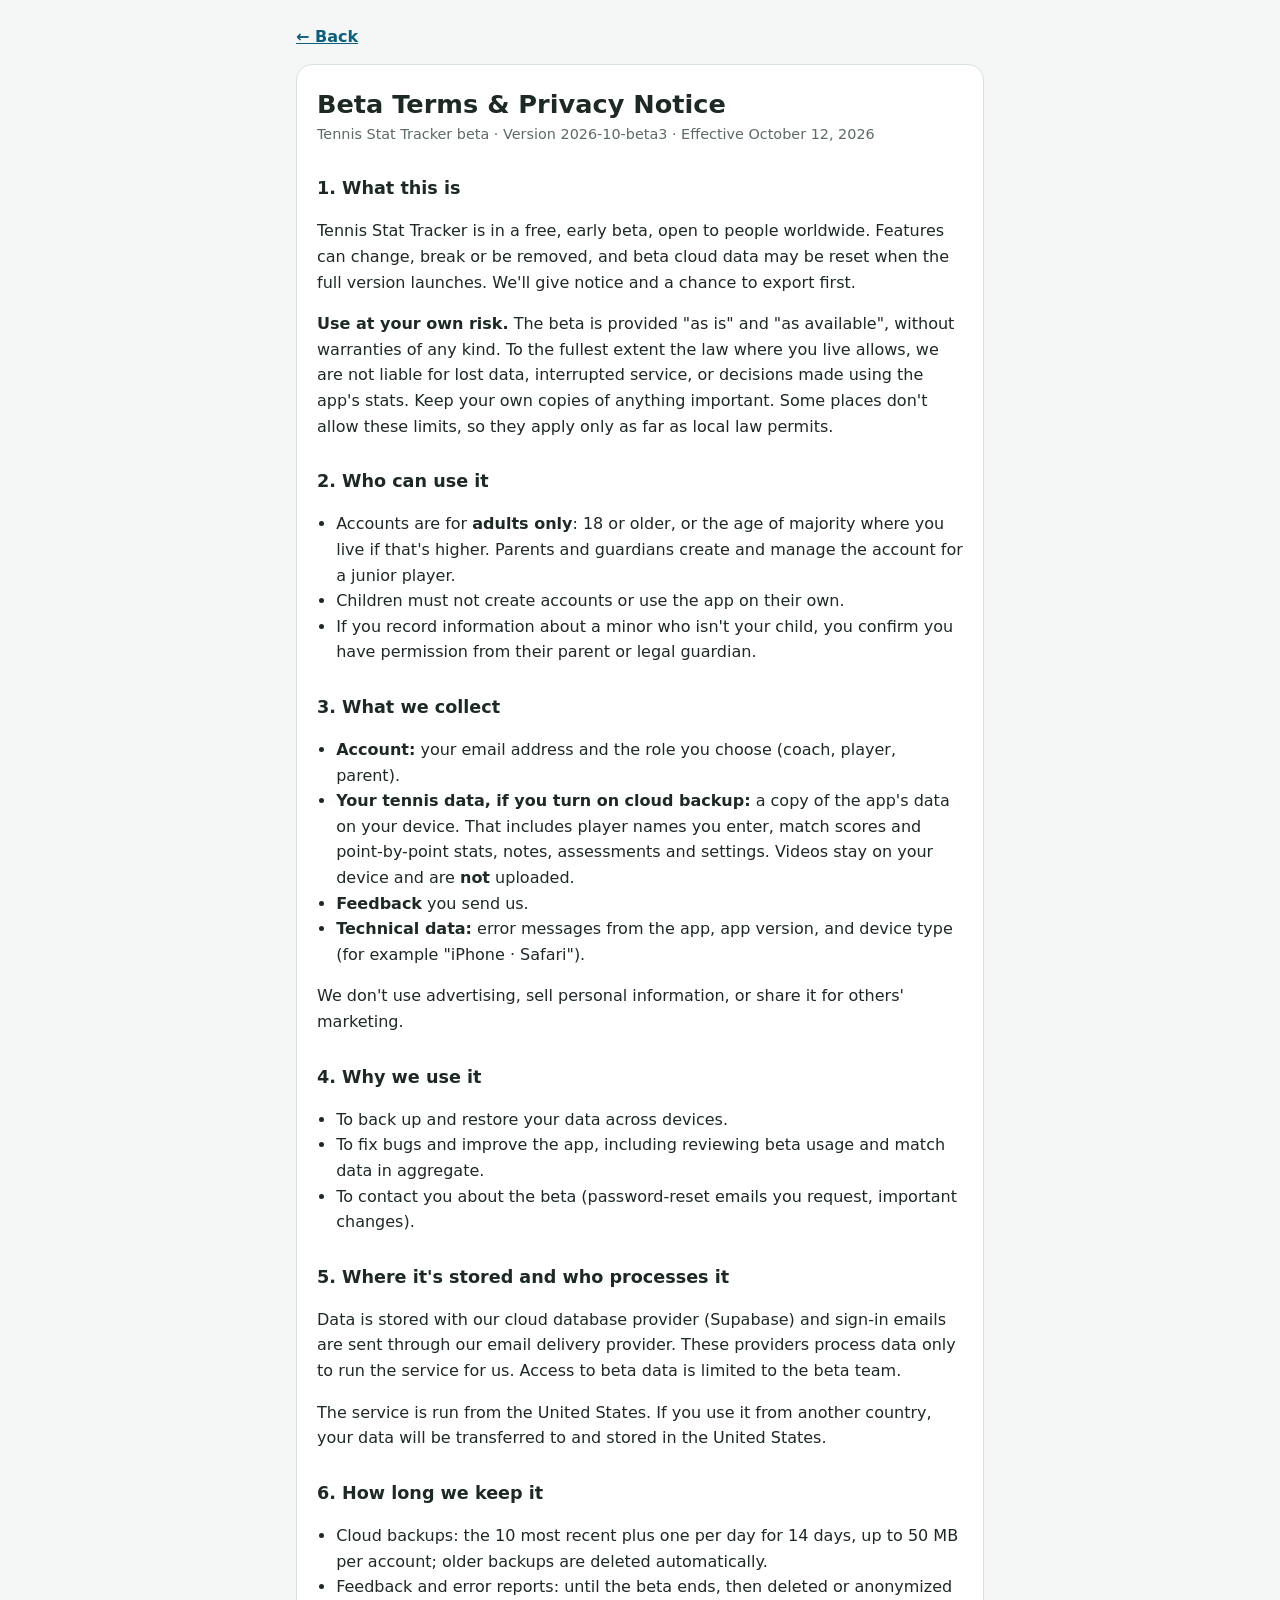
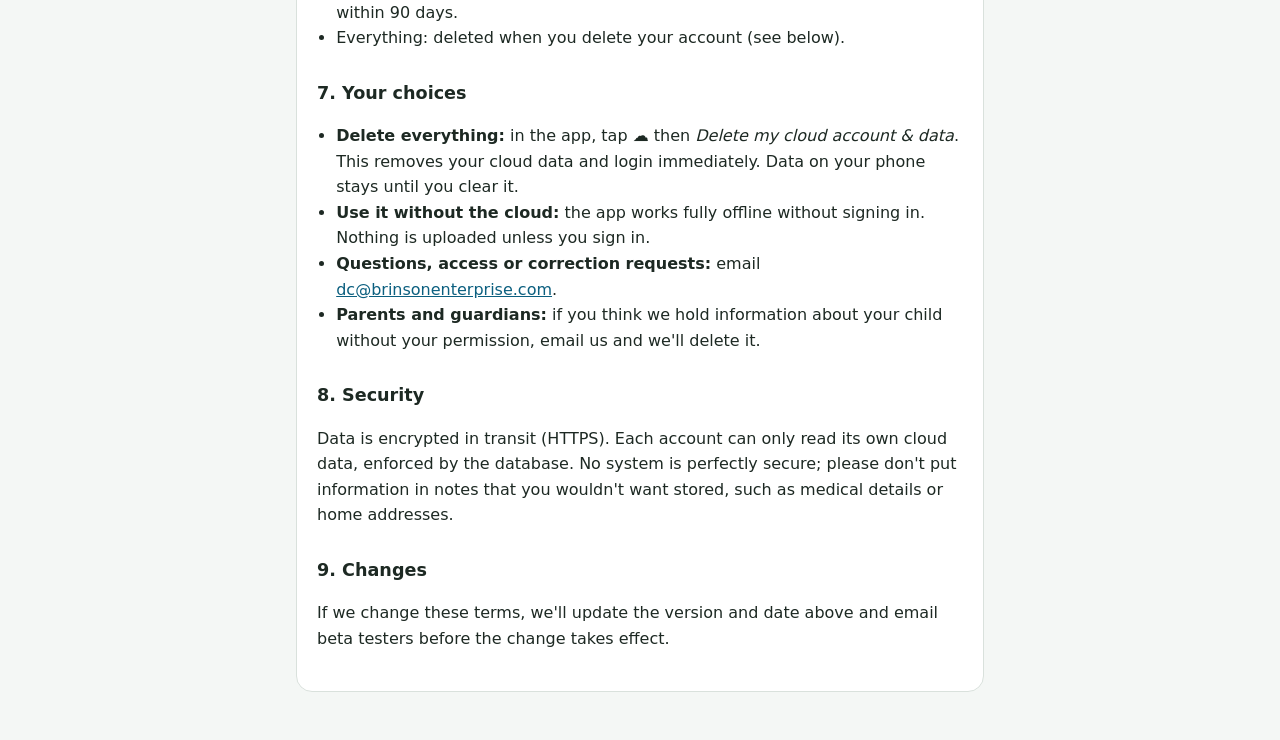
<file: privacy.html>
<!doctype html>
<html lang="en">
<head>
  <meta charset="utf-8" />
  <meta name="viewport" content="width=device-width, initial-scale=1, viewport-fit=cover" />
  <meta name="theme-color" content="#0b8f3c" />
  <title>Beta Terms &amp; Privacy</title>
  <link rel="icon" href="icons/icon-192.png" />
  <style>
    :root { --green: #0b8f3c; --ink: #1d2923; --muted: #5c6b63; --line: #d9e1dc; --bg: #f4f7f5; }
    * { box-sizing: border-box; }
    body { margin: 0; color: var(--ink); background: var(--bg); line-height: 1.6;
      font-family: Inter, ui-sans-serif, system-ui, -apple-system, BlinkMacSystemFont, "Segoe UI", sans-serif; }
    main { max-width: 720px; margin: 0 auto; padding: 24px 16px 48px; }
    article { background: #fff; border: 1px solid var(--line); border-radius: 16px; padding: 24px 20px; }
    h1 { margin: 0 0 4px; font-size: 1.6rem; line-height: 1.2; }
    h2 { margin: 28px 0 8px; font-size: 1.1rem; }
    .meta { color: var(--muted); font-size: .9rem; margin: 0 0 16px; }
    ul { padding-left: 1.2rem; }
    a { color: #0b5f7f; }
    .back { display: inline-block; margin-bottom: 14px; font-weight: 700; }
  </style>
</head>
<body>
  <main>
    <a class="back" href="welcome.html">← Back</a>
    <article>
      <h1>Beta Terms &amp; Privacy Notice</h1>
      <p class="meta">Tennis Stat Tracker beta · Version 2026-10-beta3 · Effective October 12, 2026</p>

      <h2>1. What this is</h2>
      <p>Tennis Stat Tracker is in a free, early beta, open to people worldwide. Features can change, break or be removed, and beta cloud data may be reset when the full version launches. We'll give notice and a chance to export first.</p>
      <p><strong>Use at your own risk.</strong> The beta is provided "as is" and "as available", without warranties of any kind. To the fullest extent the law where you live allows, we are not liable for lost data, interrupted service, or decisions made using the app's stats. Keep your own copies of anything important. Some places don't allow these limits, so they apply only as far as local law permits.</p>

      <h2>2. Who can use it</h2>
      <ul>
        <li>Accounts are for <strong>adults only</strong>: 18 or older, or the age of majority where you live if that's higher. Parents and guardians create and manage the account for a junior player.</li>
        <li>Children must not create accounts or use the app on their own.</li>
        <li>If you record information about a minor who isn't your child, you confirm you have permission from their parent or legal guardian.</li>
      </ul>

      <h2>3. What we collect</h2>
      <ul>
        <li><strong>Account:</strong> your email address and the role you choose (coach, player, parent).</li>
        <li><strong>Your tennis data, if you turn on cloud backup:</strong> a copy of the app's data on your device. That includes player names you enter, match scores and point-by-point stats, notes, assessments and settings. Videos stay on your device and are <strong>not</strong> uploaded.</li>
        <li><strong>Feedback</strong> you send us.</li>
        <li><strong>Technical data:</strong> error messages from the app, app version, and device type (for example "iPhone · Safari").</li>
      </ul>
      <p>We don't use advertising, sell personal information, or share it for others' marketing.</p>

      <h2>4. Why we use it</h2>
      <ul>
        <li>To back up and restore your data across devices.</li>
        <li>To fix bugs and improve the app, including reviewing beta usage and match data in aggregate.</li>
        <li>To contact you about the beta (password-reset emails you request, important changes).</li>
      </ul>

      <h2>5. Where it's stored and who processes it</h2>
      <p>Data is stored with our cloud database provider (Supabase) and sign-in emails are sent through our email delivery provider. These providers process data only to run the service for us. Access to beta data is limited to the beta team.</p>
      <p>The service is run from the United States. If you use it from another country, your data will be transferred to and stored in the United States.</p>

      <h2>6. How long we keep it</h2>
      <ul>
        <li>Cloud backups: the 10 most recent plus one per day for 14 days, up to 50 MB per account; older backups are deleted automatically.</li>
        <li>Feedback and error reports: until the beta ends, then deleted or anonymized within 90 days.</li>
        <li>Everything: deleted when you delete your account (see below).</li>
      </ul>

      <h2>7. Your choices</h2>
      <ul>
        <li><strong>Delete everything:</strong> in the app, tap ☁ then <em>Delete my cloud account &amp; data</em>. This removes your cloud data and login immediately. Data on your phone stays until you clear it.</li>
        <li><strong>Use it without the cloud:</strong> the app works fully offline without signing in. Nothing is uploaded unless you sign in.</li>
        <li><strong>Questions, access or correction requests:</strong> email <a href="mailto:dc@brinsonenterprise.com">dc@brinsonenterprise.com</a>.</li>
        <li><strong>Parents and guardians:</strong> if you think we hold information about your child without your permission, email us and we'll delete it.</li>
      </ul>

      <h2>8. Security</h2>
      <p>Data is encrypted in transit (HTTPS). Each account can only read its own cloud data, enforced by the database. No system is perfectly secure; please don't put information in notes that you wouldn't want stored, such as medical details or home addresses.</p>

      <h2>9. Changes</h2>
      <p>If we change these terms, we'll update the version and date above and email beta testers before the change takes effect.</p>
    </article>
  </main>
</body>
</html>
</file>
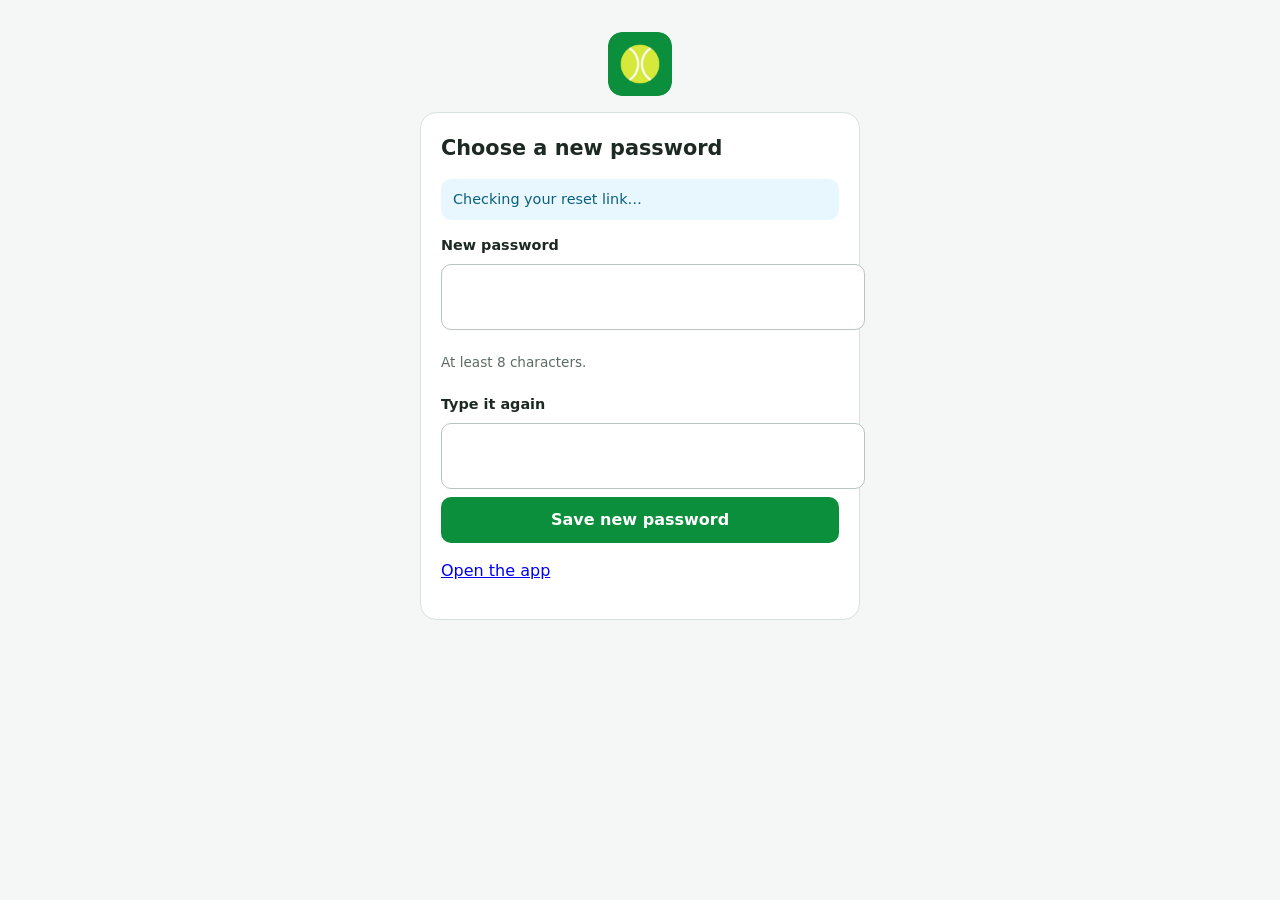
<file: reset.html>
<!doctype html>
<html lang="en">
<head>
  <meta charset="utf-8" />
  <meta name="viewport" content="width=device-width, initial-scale=1, viewport-fit=cover" />
  <meta name="theme-color" content="#0b8f3c" />
  <meta name="robots" content="noindex" />
  <title>Reset Password</title>
  <link rel="icon" href="icons/icon-192.png" />
  <link rel="stylesheet" href="beta-cloud.css" />
  <style>
    body { margin: 0; background: #f4f7f5; color: #1d2923; line-height: 1.5;
      font-family: Inter, ui-sans-serif, system-ui, -apple-system, BlinkMacSystemFont, "Segoe UI", sans-serif; }
    main { max-width: 440px; margin: 0 auto; padding: 32px 16px; }
    .card { background: #fff; border: 1px solid #d9e1dc; border-radius: 16px; padding: 20px; }
    h1 { font-size: 1.3rem; margin: 0 0 12px; }
    img { display: block; margin: 0 auto 16px; border-radius: 14px; }
  </style>
</head>
<body>
  <main>
    <img src="icons/icon-192.png" alt="" width="64" height="64" />
    <div class="card">
      <h1>Choose a new password</h1>
      <p id="status" class="beta-msg beta-msg-info" role="status">Checking your reset link…</p>
      <form id="resetForm" class="beta-form" novalidate hidden>
        <label for="newPassword">New password</label>
        <input id="newPassword" class="beta-input" type="password" autocomplete="new-password" minlength="8" required aria-describedby="pwHelp" />
        <p id="pwHelp" class="beta-help">At least 8 characters.</p>
        <label for="confirmPassword">Type it again</label>
        <input id="confirmPassword" class="beta-input" type="password" autocomplete="new-password" minlength="8" required />
        <button id="saveBtn" type="submit" class="beta-btn beta-btn-primary">Save new password</button>
      </form>
      <p id="done" hidden>Now open the app (from your home-screen icon), tap ☁ and sign in with your new password.</p>
      <p><a href="./">Open the app</a></p>
    </div>
  </main>
  <script src="beta-config.js"></script>
  <script src="vendor/supabase.js"></script>
  <script>
    (() => {
      "use strict";
      const cfg = window.BETA_CONFIG || {};
      const statusEl = document.getElementById("status");
      const form = document.getElementById("resetForm");
      const done = document.getElementById("done");
      const pw = document.getElementById("newPassword");
      const pw2 = document.getElementById("confirmPassword");
      const saveBtn = document.getElementById("saveBtn");
      const setStatus = (kind, text) => { statusEl.className = `beta-msg beta-msg-${kind}`; statusEl.setAttribute("role", kind === "error" ? "alert" : "status"); statusEl.textContent = text; statusEl.hidden = !text; };

      if (!cfg.supabaseUrl || !cfg.supabaseAnonKey || !window.supabase) {
        setStatus("error", "Password reset isn't available in this build.");
        return;
      }
      const hashParams = new URLSearchParams(window.location.hash.slice(1));
      const queryParams = new URLSearchParams(window.location.search);
      const linkError = hashParams.get("error_description") || queryParams.get("error_description");
      const isRecoveryLink = hashParams.get("type") === "recovery" || queryParams.has("code");
      if (linkError) {
        setStatus("error", `This reset link didn't work (${linkError}). Go back to the app, tap ☁ → Sign in → Forgot password, and request a new one.`);
        return;
      }

      const client = window.supabase.createClient(cfg.supabaseUrl, cfg.supabaseAnonKey, {
        auth: { persistSession: true, autoRefreshToken: true, detectSessionInUrl: true, storageKey: "tst-beta-auth" }
      });

      let ready = false;
      const showForm = () => {
        if (ready) return;
        ready = true;
        setStatus("info", "Enter your new password below.");
        form.hidden = false;
        pw.focus();
      };
      client.auth.onAuthStateChange((event, session) => {
        if (event === "PASSWORD_RECOVERY") showForm();
      });
      window.setTimeout(async () => {
        if (ready) return;
        const { data } = await client.auth.getSession();
        if (data.session && isRecoveryLink) showForm();
        else setStatus("error", "This reset link is invalid or has expired. Go back to the app, tap ☁ → Sign in → Forgot password, and request a new one.");
      }, 2500);

      form.addEventListener("submit", async (event) => {
        event.preventDefault();
        if (pw.value.length < 8) { setStatus("error", "Use at least 8 characters."); return; }
        if (pw.value !== pw2.value) { setStatus("error", "The two passwords don't match."); return; }
        saveBtn.disabled = true;
        saveBtn.textContent = "Saving…";
        const { error } = await client.auth.updateUser({ password: pw.value });
        saveBtn.disabled = false;
        saveBtn.textContent = "Save new password";
        if (error) { setStatus("error", error.message || "Couldn't save the new password. Try again."); return; }
        form.hidden = true;
        done.hidden = false;
        setStatus("success", "Password updated.");
        history.replaceState(null, "", window.location.pathname);
      });
    })();
  </script>
</body>
</html>
</file>
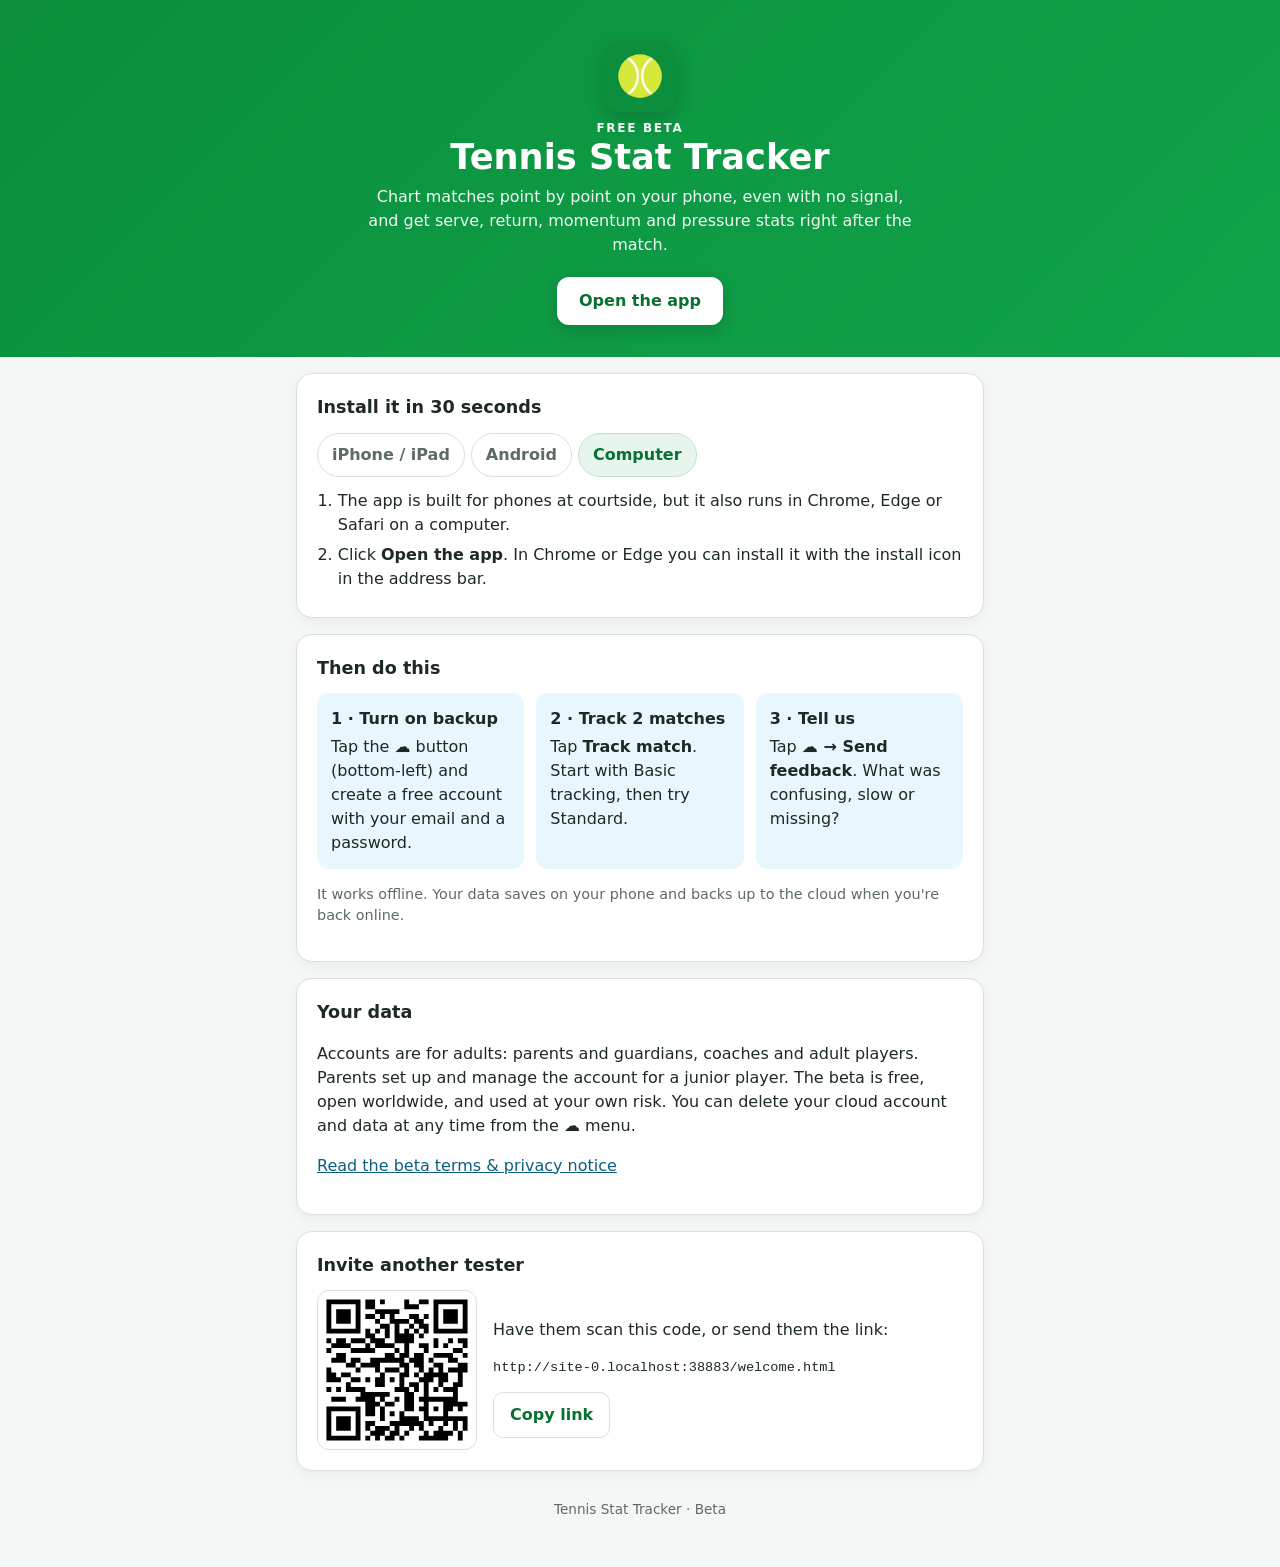
<file: welcome.html>
<!doctype html>
<html lang="en">
<head>
  <meta charset="utf-8" />
  <meta name="viewport" content="width=device-width, initial-scale=1, viewport-fit=cover" />
  <meta name="theme-color" content="#0b8f3c" />
  <title>Tennis Stat Tracker Beta</title>
  <meta name="description" content="Join the Tennis Stat Tracker beta: chart tennis matches point by point on your phone, even offline." />
  <meta property="og:title" content="Tennis Stat Tracker — join the beta" />
  <meta property="og:description" content="Chart matches point by point on your phone, even offline. Free beta." />
  <meta property="og:image" content="icons/icon-512.png" />
  <link rel="icon" href="icons/icon-192.png" />
  <link rel="apple-touch-icon" href="icons/apple-touch-icon.png" />
  <style>
    :root {
      --green: #0b8f3c; --green-dark: #087131; --green-soft: #e7f6ec;
      --blue: #19a8df; --blue-soft: #e8f7fd;
      --ink: #1d2923; --muted: #5c6b63; --line: #d9e1dc; --surface: #fff; --bg: #f4f7f5;
    }
    * { box-sizing: border-box; }
    body {
      margin: 0; color: var(--ink); background: var(--bg);
      font-family: Inter, ui-sans-serif, system-ui, -apple-system, BlinkMacSystemFont, "Segoe UI", sans-serif;
      line-height: 1.5;
    }
    a { color: #0b5f7f; }
    .wrap { max-width: 720px; margin: 0 auto; padding: 0 16px 48px; }
    header.hero {
      color: #fff; background: linear-gradient(135deg, var(--green), #11a34b);
      padding: 40px 16px 32px; text-align: center;
    }
    .hero img { width: 72px; height: 72px; border-radius: 18px; box-shadow: 0 8px 20px rgba(0,0,0,.18); }
    .kicker { font-size: .75rem; letter-spacing: .14em; text-transform: uppercase; font-weight: 800; opacity: .8; margin: 14px 0 4px; }
    h1 { margin: 0 0 8px; font-size: clamp(1.6rem, 6vw, 2.2rem); line-height: 1.15; }
    .hero p { margin: 0 auto; max-width: 34rem; opacity: .95; }
    .cta {
      display: inline-flex; align-items: center; justify-content: center; min-height: 48px;
      margin-top: 20px; padding: 12px 22px; border-radius: 12px; font-weight: 800; text-decoration: none;
      color: var(--green-dark); background: #fff; box-shadow: 0 6px 16px rgba(0,0,0,.15);
    }
    .cta:focus-visible, .tab:focus-visible { outline: 3px solid var(--blue); outline-offset: 3px; }
    section.card {
      background: var(--surface); border: 1px solid var(--line); border-radius: 16px;
      padding: 20px; margin-top: 16px; box-shadow: 0 4px 12px rgba(17,44,29,.05);
    }
    h2 { margin: 0 0 12px; font-size: 1.1rem; }
    .tabs { display: flex; gap: 6px; flex-wrap: wrap; margin-bottom: 12px; }
    .tab {
      min-height: 44px; padding: 8px 14px; border-radius: 999px; border: 1px solid var(--line);
      background: #fff; font: inherit; font-weight: 700; color: var(--muted); cursor: pointer;
    }
    .tab[aria-selected="true"] { background: var(--green-soft); color: var(--green-dark); border-color: #bfe3cb; }
    ol { margin: 0; padding-left: 1.3rem; }
    ol li { margin: 6px 0; }
    .note { font-size: .9rem; color: var(--muted); }
    .grid { display: grid; gap: 12px; grid-template-columns: repeat(auto-fit, minmax(200px, 1fr)); }
    .tile { background: var(--blue-soft); border-radius: 12px; padding: 14px; }
    .tile > strong:first-child { display: block; margin-bottom: 4px; }
    .share { display: grid; gap: 16px; grid-template-columns: 160px 1fr; align-items: center; }
    .qr { width: 160px; height: 160px; background: #fff; border: 1px solid var(--line); border-radius: 12px; padding: 6px; }
    .qr svg { width: 100%; height: 100%; display: block; }
    .copy-row { display: flex; gap: 8px; flex-wrap: wrap; align-items: center; }
    .url { font-family: ui-monospace, SFMono-Regular, Menlo, monospace; font-size: .85rem; word-break: break-all; }
    .btn {
      min-height: 44px; padding: 10px 16px; border-radius: 10px; border: 1px solid var(--line);
      background: #fff; font: inherit; font-weight: 700; color: var(--green-dark); cursor: pointer;
    }
    .btn-primary { background: var(--green); border-color: var(--green); color: #fff; }
    footer { text-align: center; margin-top: 28px; font-size: .85rem; color: var(--muted); }
    @media (max-width: 520px) { .share { grid-template-columns: 1fr; justify-items: center; text-align: center; } .copy-row { justify-content: center; } }
  </style>
</head>
<body>
  <header class="hero">
    <img src="icons/icon-192.png" alt="" width="72" height="72" />
    <p class="kicker">Free beta</p>
    <h1>Tennis Stat Tracker</h1>
    <p>Chart matches point by point on your phone, even with no signal, and get serve, return, momentum and pressure stats right after the match.</p>
    <a class="cta" href="./">Open the app</a>
  </header>

  <main class="wrap">
    <section class="card" aria-labelledby="installTitle">
      <h2 id="installTitle">Install it in 30 seconds</h2>
      <div class="tabs" role="tablist" aria-label="Your device">
        <button class="tab" role="tab" id="tab-ios" aria-controls="panel-ios" aria-selected="true">iPhone / iPad</button>
        <button class="tab" role="tab" id="tab-android" aria-controls="panel-android" aria-selected="false" tabindex="-1">Android</button>
        <button class="tab" role="tab" id="tab-desktop" aria-controls="panel-desktop" aria-selected="false" tabindex="-1">Computer</button>
      </div>
      <div role="tabpanel" id="panel-ios" aria-labelledby="tab-ios">
        <ol>
          <li>Open this page in <strong>Safari</strong>. Other iPhone browsers can't install apps.</li>
          <li>Tap <strong>Open the app</strong>.</li>
          <li>Tap the <strong>Share</strong> button, then <strong>Add to Home Screen</strong>, then <strong>Add</strong>.</li>
          <li>Always open it from the new home-screen icon. That's what keeps your data safe and lets it work offline.</li>
        </ol>
      </div>
      <div role="tabpanel" id="panel-android" aria-labelledby="tab-android" hidden>
        <ol>
          <li>Open this page in <strong>Chrome</strong>.</li>
          <li>Tap <strong>Open the app</strong>.</li>
          <li>Tap the <strong>⋮</strong> menu, then <strong>Install app</strong> (or <strong>Add to Home screen</strong>).</li>
          <li>Open it from the new icon from now on.</li>
        </ol>
      </div>
      <div role="tabpanel" id="panel-desktop" aria-labelledby="tab-desktop" hidden>
        <ol>
          <li>The app is built for phones at courtside, but it also runs in Chrome, Edge or Safari on a computer.</li>
          <li>Click <strong>Open the app</strong>. In Chrome or Edge you can install it with the install icon in the address bar.</li>
        </ol>
      </div>
    </section>

    <section class="card" aria-labelledby="startTitle">
      <h2 id="startTitle">Then do this</h2>
      <div class="grid">
        <div class="tile"><strong>1 · Turn on backup</strong>Tap the <strong>☁</strong> button (bottom-left) and create a free account with your email and a password.</div>
        <div class="tile"><strong>2 · Track 2 matches</strong>Tap <strong>Track match</strong>. Start with Basic tracking, then try Standard.</div>
        <div class="tile"><strong>3 · Tell us</strong>Tap <strong>☁ → Send feedback</strong>. What was confusing, slow or missing?</div>
      </div>
      <p class="note">It works offline. Your data saves on your phone and backs up to the cloud when you're back online.</p>
    </section>

    <section class="card" aria-labelledby="dataTitle">
      <h2 id="dataTitle">Your data</h2>
      <p>Accounts are for adults: parents and guardians, coaches and adult players. Parents set up and manage the account for a junior player. The beta is free, open worldwide, and used at your own risk. You can delete your cloud account and data at any time from the ☁ menu.</p>
      <p><a href="privacy.html">Read the beta terms &amp; privacy notice</a></p>
    </section>

    <section class="card" aria-labelledby="shareTitle">
      <h2 id="shareTitle">Invite another tester</h2>
      <div class="share">
        <div class="qr" id="qr" role="img" aria-label="QR code linking to this page"></div>
        <div>
          <p>Have them scan this code, or send them the link:</p>
          <p class="url" id="shareUrl"></p>
          <div class="copy-row">
            <button class="btn btn-primary" type="button" id="shareBtn">Share link</button>
            <button class="btn" type="button" id="copyBtn">Copy link</button>
            <span id="copyStatus" class="note" role="status" aria-live="polite"></span>
          </div>
        </div>
      </div>
    </section>

    <footer>Tennis Stat Tracker · Beta</footer>
  </main>

  <script src="vendor/qrcode.js"></script>
  <script>
    (() => {
      "use strict";
      // Tabs (WAI-ARIA tabs pattern, auto-select by device).
      const tabs = Array.from(document.querySelectorAll('[role="tab"]'));
      function select(tab) {
        tabs.forEach((t) => {
          const on = t === tab;
          t.setAttribute("aria-selected", String(on));
          t.tabIndex = on ? 0 : -1;
          document.getElementById(t.getAttribute("aria-controls")).hidden = !on;
        });
      }
      tabs.forEach((tab, i) => {
        tab.addEventListener("click", () => select(tab));
        tab.addEventListener("keydown", (e) => {
          if (e.key !== "ArrowRight" && e.key !== "ArrowLeft") return;
          const next = tabs[(i + (e.key === "ArrowRight" ? 1 : tabs.length - 1)) % tabs.length];
          select(next); next.focus();
        });
      });
      const ua = navigator.userAgent || "";
      if (/Android/.test(ua)) select(document.getElementById("tab-android"));
      else if (!/iPhone|iPad|Macintosh/.test(ua) || (/Macintosh/.test(ua) && !("ontouchend" in document))) select(document.getElementById("tab-desktop"));

      // Share link + QR to this page.
      const url = location.href.split("#")[0];
      document.getElementById("shareUrl").textContent = url;
      try {
        const qr = qrcode(0, "M");
        qr.addData(url);
        qr.make();
        document.getElementById("qr").innerHTML = qr.createSvgTag({ cellSize: 4, margin: 2, scalable: true });
      } catch (_) {
        document.getElementById("qr").hidden = true;
      }
      const status = document.getElementById("copyStatus");
      document.getElementById("copyBtn").addEventListener("click", async () => {
        try { await navigator.clipboard.writeText(url); status.textContent = "Copied"; }
        catch (_) { status.textContent = "Copy failed. Press and hold the link to copy it."; }
      });
      const shareBtn = document.getElementById("shareBtn");
      if (navigator.share) {
        shareBtn.addEventListener("click", () => {
          navigator.share({ title: "Tennis Stat Tracker beta", text: "Try the Tennis Stat Tracker beta:", url }).catch(() => {});
        });
      } else {
        shareBtn.hidden = true;
      }
    })();
  </script>
</body>
</html>
</file>
<file: beta-cloud.css>
/* Beta cloud UI — matches the app's green/blue palette. */
:root {
  --beta-green: #0b8f3c;
  --beta-green-dark: #087131;
  --beta-ink: #1d2923;
  --beta-muted: #5c6b63;
  --beta-line: #d9e1dc;
  --beta-surface: #ffffff;
  --beta-red: #b42318;
  --beta-amber: #b26a00;
  --beta-blue: #0e7fa8;
  --beta-focus: #19a8df;
}

.beta-fab {
  position: fixed;
  left: 12px;
  bottom: calc(76px + env(safe-area-inset-bottom, 0px));
  z-index: 30;
  width: 46px;
  height: 46px;
  border-radius: 50%;
  border: 1px solid var(--beta-line);
  background: var(--beta-surface);
  color: var(--beta-green-dark);
  box-shadow: 0 6px 18px rgba(17, 44, 29, .18);
  display: grid;
  place-items: center;
  cursor: pointer;
  font-size: 1.25rem;
  line-height: 1;
}
.beta-fab[hidden] { display: none; }
.beta-fab:focus-visible, .beta-btn:focus-visible, .beta-row:focus-visible, .beta-close:focus-visible, .beta-input:focus-visible {
  outline: 3px solid var(--beta-focus);
  outline-offset: 2px;
}
.beta-fab-dot {
  position: absolute;
  top: 6px;
  right: 6px;
  width: 11px;
  height: 11px;
  border-radius: 50%;
  border: 2px solid var(--beta-surface);
  background: #9aa5a0;
}
.beta-fab[data-status="synced"] .beta-fab-dot { background: var(--beta-green); }
.beta-fab[data-status="pending"] .beta-fab-dot { background: #f3a524; }
.beta-fab[data-status="syncing"] .beta-fab-dot { background: var(--beta-blue); animation: beta-pulse 1s ease-in-out infinite; }
.beta-fab[data-status="error"] .beta-fab-dot { background: #d94444; }
@keyframes beta-pulse { 50% { opacity: .35; } }
@media (prefers-reduced-motion: reduce) { .beta-fab-dot { animation: none !important; } }

.beta-panel {
  width: min(440px, calc(100vw - 24px));
  max-height: calc(100vh - 48px);
  overflow: auto;
  border: 1px solid var(--beta-line);
  border-radius: 16px;
  padding: 16px;
  color: var(--beta-ink);
  background: var(--beta-surface);
  box-shadow: 0 18px 42px rgba(17, 44, 29, .24);
  font-family: Inter, ui-sans-serif, system-ui, -apple-system, BlinkMacSystemFont, "Segoe UI", sans-serif;
}
.beta-panel::backdrop { background: rgba(17, 30, 23, .45); }
.beta-panel p { margin: 0 0 12px; line-height: 1.45; }
.beta-panel-head { display: flex; align-items: center; justify-content: space-between; gap: 12px; margin-bottom: 10px; }
.beta-panel-head h2 { margin: 0; font-size: 1.05rem; }
.beta-close {
  width: 44px; height: 44px; border: 0; border-radius: 50%;
  background: transparent; font-size: 1.6rem; line-height: 1; color: var(--beta-muted); cursor: pointer;
}

.beta-form { display: grid; gap: 8px; }
.beta-form label { font-weight: 700; font-size: .9rem; }
.beta-input {
  width: 100%;
  min-height: 44px;
  padding: 10px 12px;
  border: 1px solid #b8c4bd;
  border-radius: 10px;
  font: inherit;
  font-size: 16px; /* prevents iOS zoom on focus */
  color: var(--beta-ink);
  background: #fff;
}
textarea.beta-input { resize: vertical; }
.beta-check { display: grid; grid-template-columns: 24px 1fr; gap: 8px; align-items: start; margin: 6px 0; }
.beta-check input { width: 22px; height: 22px; margin: 2px 0 0; }
.beta-check label { font-weight: 400; font-size: .85rem; line-height: 1.4; }
.beta-check a { color: #0b5f7f; }
.beta-help { font-size: .85rem; color: var(--beta-muted); }

.beta-actions { display: grid; gap: 8px; margin-top: 8px; }
.beta-btn {
  min-height: 44px;
  padding: 10px 14px;
  border-radius: 10px;
  border: 1px solid transparent;
  font: inherit;
  font-weight: 700;
  cursor: pointer;
  text-align: center;
  text-decoration: none;
  display: inline-flex;
  align-items: center;
  justify-content: center;
}
.beta-btn:disabled { opacity: .55; cursor: progress; }
.beta-btn-primary { background: var(--beta-green); color: #fff; }
.beta-btn-primary:hover:not(:disabled) { background: var(--beta-green-dark); }
.beta-btn-secondary { background: #fff; color: var(--beta-green-dark); border-color: var(--beta-line); }
.beta-btn-danger { background: var(--beta-red); color: #fff; }
.beta-btn-link { background: transparent; color: var(--beta-muted); text-decoration: underline; }

.beta-facts { display: grid; grid-template-columns: auto 1fr; gap: 6px 12px; margin: 0 0 8px; font-size: .9rem; }
.beta-facts dt { color: var(--beta-muted); }
.beta-facts dd { margin: 0; word-break: break-word; }

.beta-msg { padding: 10px 12px; border-radius: 10px; font-size: .9rem; }
.beta-msg-error { background: #fdecea; color: var(--beta-red); }
.beta-msg-success { background: #e7f6ec; color: var(--beta-green-dark); }
.beta-msg-info { background: #e8f7fd; color: #0b5f7f; }

.beta-list { list-style: none; margin: 0 0 10px; padding: 0; display: grid; gap: 8px; }
.beta-row {
  width: 100%;
  min-height: 52px;
  display: grid;
  gap: 2px;
  text-align: left;
  padding: 10px 12px;
  border: 1px solid var(--beta-line);
  border-radius: 10px;
  background: #fff;
  font: inherit;
  cursor: pointer;
}
.beta-row-main { font-weight: 700; }
.beta-row-sub { font-size: .8rem; color: var(--beta-muted); }

.beta-toast {
  position: fixed;
  left: 50%;
  bottom: calc(130px + env(safe-area-inset-bottom, 0px));
  transform: translateX(-50%);
  z-index: 40;
  padding: 10px 14px;
  border-radius: 999px;
  background: var(--beta-ink);
  color: #fff;
  font-size: .9rem;
  opacity: 0;
  pointer-events: none;
  transition: opacity .2s;
}
.beta-toast.show { opacity: 1; }
</file>
